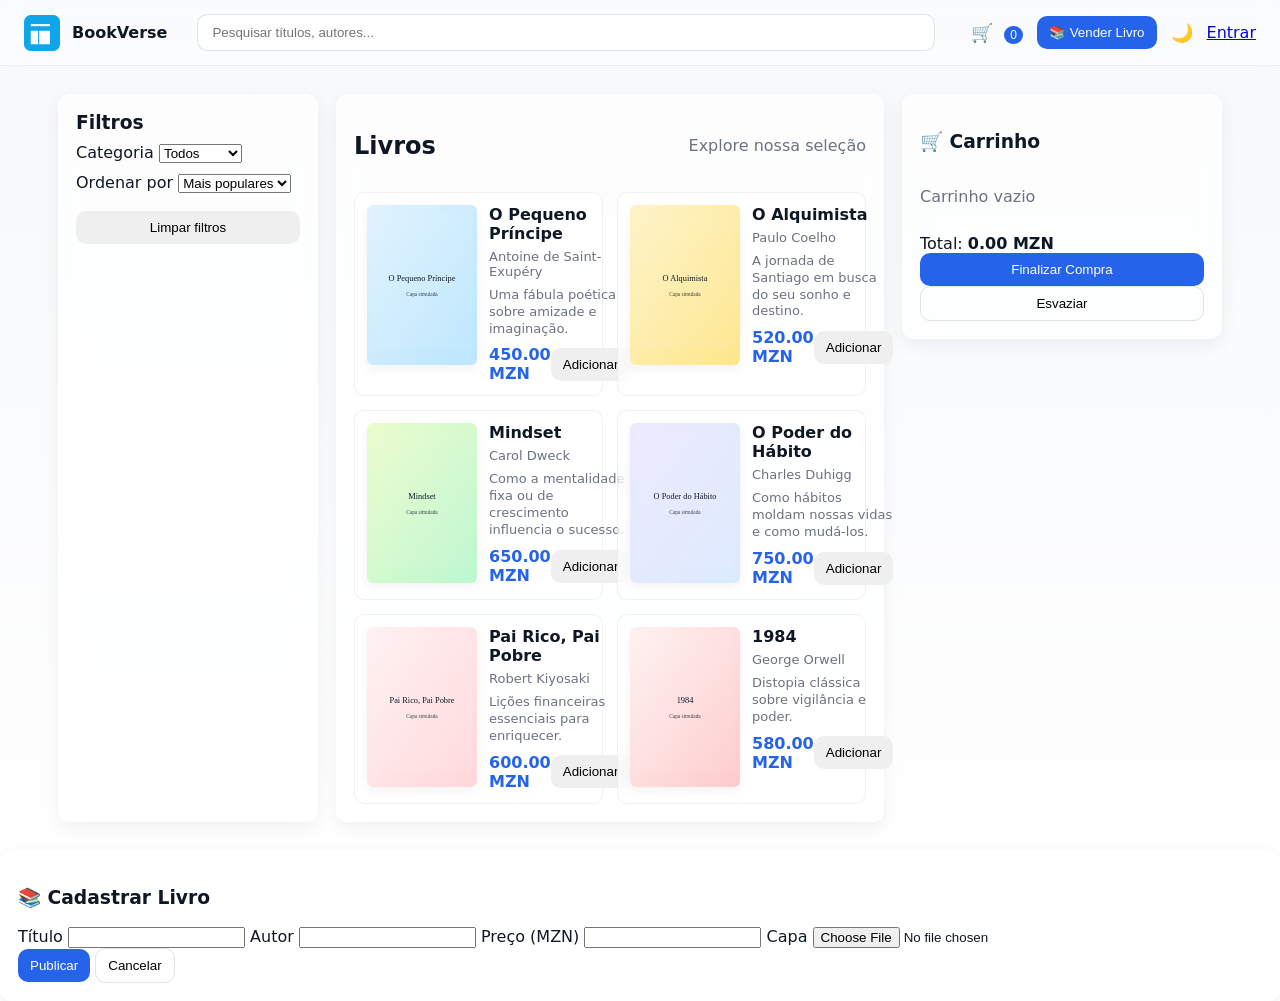
<file: index.html>
<!doctype html>
<html lang="pt">
<head>
  <meta charset="utf-8" />
  <meta name="viewport" content="width=device-width,initial-scale=1" />
  <title>BookVerse — Livraria Digital</title>
  <link rel="stylesheet" href="styles/style.css">
</head>
<body>
  <header class="topbar">
    <div class="brand">
      <img src="assets/icons/logo.svg" alt="logo" class="logo"> 
      <span>BookVerse</span>
    </div>
    <div class="search-wrap">
      <input id="searchInput" placeholder="Pesquisar títulos, autores..." />
    </div>
    <div class="actions">
      <button id="btnCart" class="icon-btn">🛒 
        <span id="badge" class="badge hidden">0</span>
      </button>
      <button id="btnSell" class="btn primary">📚 Vender Livro</button>
      <button id="btnToggleTheme" class="icon-btn">🌙</button>
      <a href="login.html" class="link-btn">Entrar</a>
    </div>
  </header>

  <main class="container">
    <aside class="filters card">
      <h3>Filtros</h3>
      <div class="filter-group">
        <label>Categoria</label>
        <select id="filterCategory">
          <option value="all">Todos</option>
          <option value="business">Negócios</option>
          <option value="selfhelp">Autoajuda</option>
          <option value="fiction">Ficção</option>
        </select>
      </div>
      <div class="filter-group">
        <label>Ordenar por</label>
        <select id="sortBy">
          <option value="popular">Mais populares</option>
          <option value="price_asc">Preço: menor</option>
          <option value="price_desc">Preço: maior</option>
        </select>
      </div>
      <div style="margin-top:18px">
        <button id="btnClearFilters" class="btn full">Limpar filtros</button>
      </div>
    </aside>

    <section class="catalog card">
      <div class="catalog-header">
        <h2>Livros</h2>
        <p class="muted" id="catalogSubtitle">Explore nossa seleção</p>
      </div>
      <div id="booksGrid" class="grid"></div>
    </section>

    <aside class="cart card" id="cartPanel">
      <h3>🛒 Carrinho</h3>
      <div id="cartList" class="cart-list"></div>
      <div class="cart-footer">
        <div class="total">Total: <strong id="cartTotal">0.00 MZN</strong></div>
        <div class="cart-actions">
          <button id="btnCheckout" class="btn primary full">Finalizar Compra</button>
          <button id="btnEmpty" class="btn outline full">Esvaziar</button>
        </div>
      </div>
    </aside>
  </main>

  <!-- Modal de Venda -->
  <div id="sellModal" class="modal hidden">
    <div class="modal-content card">
      <h3>📚 Cadastrar Livro</h3>
      <form id="sellForm">
        <label>Título</label>
        <input type="text" id="sellTitle" required>
        
        <label>Autor</label>
        <input type="text" id="sellAuthor" required>
        
        <label>Preço (MZN)</label>
        <input type="number" id="sellPrice" required>
        
        <label>Capa</label>
        <input type="file" id="sellCover" accept="image/*">
        
        <div class="modal-actions">
          <button type="submit" class="btn primary">Publicar</button>
          <button type="button" id="btnCloseModal" class="btn outline">Cancelar</button>
        </div>
      </form>
    </div>
  </div>

  <template id="bookTpl">
    <article class="book-card">
      <img class="cover" src="" alt="capa">
      <div class="info">
        <h4 class="title"></h4>
        <p class="author muted"></p>
        <p class="desc muted small"></p>
        <div class="meta">
          <span class="price"></span>
          <button class="btn add">Adicionar</button>
        </div>
      </div>
    </article>
  </template>

  <script type="module" src="scripts/main.js"></script>
</body>
</html>
</file>
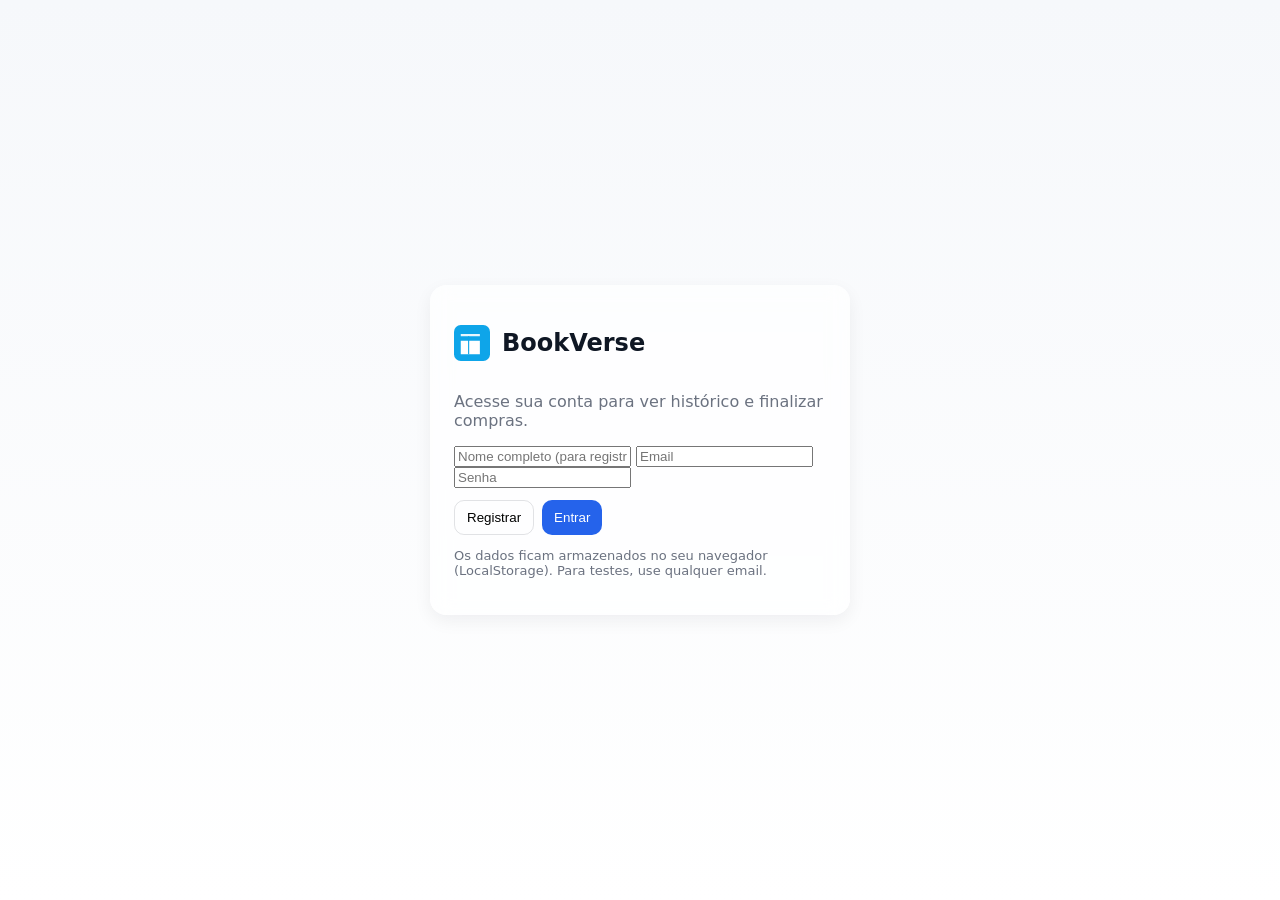
<file: login.html>
<!doctype html>
<html lang="pt">
<head>
  <meta charset="utf-8" />
  <meta name="viewport" content="width=device-width,initial-scale=1" />
  <title>Entrar — BookVerse</title>
  <link rel="stylesheet" href="styles/style.css">
</head>
<body>
  <main class="auth-page">
    <section class="auth-card card">
      <div class="auth-brand"><img src="assets/icons/logo.svg" alt="logo" class="logo"><h2>BookVerse</h2></div>
      <p class="muted">Acesse sua conta para ver histórico e finalizar compras.</p>

      <input id="name" placeholder="Nome completo (para registrar)" />
      <input id="email" placeholder="Email" type="email" />
      <input id="password" placeholder="Senha" type="password" />

      <div class="row">
        <button id="btnRegister" class="btn outline">Registrar</button>
        <button id="btnLogin" class="btn primary">Entrar</button>
      </div>

      <p class="muted small">Os dados ficam armazenados no seu navegador (LocalStorage). Para testes, use qualquer email.</p>
    </section>
  </main>

  <script type="module" src="scripts/auth.js"></script>
</body>
</html>
</file>
<file: styles/style.css>
:root{
  --bg:#f6f8fb;
  --card:#ffffff;
  --muted:#6b7280;
  --text:#0f1724;
  --accent:#0ea5e9;
  --accent-2:#2563eb;
  --glass: rgba(255,255,255,0.7);
  --radius:12px;
  --shadow: 0 6px 18px rgba(16,24,40,0.06);
  --soft-shadow: 0 4px 12px rgba(16,24,40,0.05);
}

body.dark{
  --bg:#000000;
  --card:#0d0d0d;
  --muted:#b2b2b2;
  --text:#ffffff;
  --glass: rgba(255,255,255,0.05);
}

*{box-sizing:border-box;}

body{
  margin:0;
  font-family:Inter, ui-sans-serif, system-ui, -apple-system, "Segoe UI", Roboto, "Helvetica Neue", Arial;
  background:linear-gradient(180deg,var(--bg),#ffffff), url("https://images.unsplash.com/photo-1522199710521-72d69614c702?auto=format&fit=crop&w=1600&q=80");
  background-size:cover;
  background-attachment:fixed;
  background-repeat:no-repeat;
  background-position:center;
  color:var(--text);
  -webkit-font-smoothing:antialiased;
  -moz-osx-font-smoothing:grayscale;
  min-height:100vh;
}

.topbar{
  position:sticky; top:0;
  display:flex; align-items:center; justify-content:space-between;
  gap:12px;
  padding:14px 24px;
  backdrop-filter: blur(10px);
  background: rgba(255,255,255,0.45);
  border-bottom:1px solid rgba(16,24,40,0.06);
  transition: background 0.3s ease;
}

.topbar:hover{
  background: rgba(255,255,255,0.65);
}

.brand{display:flex;align-items:center;gap:12px;font-weight:600}
.logo{width:36px;height:36px;transition:transform .3s}
.logo:hover{transform:rotate(8deg) scale(1.05)}

.search-wrap{flex:1;margin:0 18px}
.search-wrap input{
  width:100%;padding:10px 14px;border-radius:10px;
  border:1px solid rgba(16,24,40,0.12);
  background:rgba(255,255,255,0.4);
  backdrop-filter:blur(6px);
  transition:border .3s, background .3s;
}
.search-wrap input:focus{
  background:white;
  border:1px solid var(--accent-2);
  outline:none;
}

.actions{display:flex;align-items:center;gap:8px}
.icon-btn{
  background:transparent;border:none;font-size:18px;cursor:pointer;
  position:relative;padding:6px;border-radius:8px;
  transition:background .2s;
}
.icon-btn:hover{background:rgba(255,255,255,0.4)}
.badge{background:var(--accent-2);color:white;padding:2px 6px;border-radius:999px;font-size:12px;margin-left:6px}

.container{
  max-width:1200px;margin:28px auto;padding:0 18px;
  display:grid;grid-template-columns:260px 1fr 320px;gap:18px;
}

.card{
  background:var(--glass);
  border-radius:var(--radius);
  box-shadow:var(--shadow);
  padding:18px;
  backdrop-filter:blur(12px);
  transition:transform .25s, box-shadow .25s;
}
.card:hover{
  transform:translateY(-3px);
  box-shadow:0 10px 22px rgba(16,24,40,0.12);
}

.filters h3{margin:0 0 8px 0}
.filter-group{margin:10px 0}

.btn{
  padding:9px 12px;border-radius:10px;border:none;cursor:pointer;
  transition:background .2s, transform .2s;
}
.btn.primary{background:var(--accent-2);color:white}
.btn.primary:hover{background:#1e4fd1;transform:scale(1.03)}
.btn.outline{background:transparent;border:1px solid rgba(16,24,40,0.12)}
.btn.full{width:100%}

.catalog-header{display:flex;align-items:center;justify-content:space-between}
.muted{color:var(--muted)}

.grid{
  display:grid;
  grid-template-columns:repeat(auto-fill,minmax(220px,1fr));
  gap:14px;margin-top:12px;
}

.book-card{
  display:flex;gap:12px;align-items:flex-start;
  padding:12px;border-radius:10px;border:1px solid rgba(16,24,40,0.06);
  background:rgba(255,255,255,0.55);
  backdrop-filter:blur(8px);
  transition:transform .25s, box-shadow .25s;
}
.book-card:hover{
  transform:translateY(-4px);
  box-shadow:var(--soft-shadow);
}

.cover{
  width:110px;height:160px;object-fit:cover;border-radius:6px;
  box-shadow:var(--soft-shadow);
  transition:transform .25s;
}
.cover:hover{transform:scale(1.05)}

.info{flex:1}
.title{margin:0;font-size:16px;font-weight:600}
.author{margin:6px 0 0 0;font-size:13px}
.desc{margin:8px 0;font-size:13px;line-height:1.3}

.meta{display:flex;align-items:center;justify-content:space-between;margin-top:8px}
.price{font-weight:700;color:var(--accent-2)}

.cart{position:sticky;top:84px;height:fit-content}
.cart-list{max-height:420px;overflow:auto}
.cart-item{display:flex;justify-content:space-between;align-items:center;padding:10px 6px;border-bottom:1px solid rgba(16,24,40,0.06)}
.cart-footer{margin-top:12px}

.auth-page{min-height:100vh;display:flex;align-items:center;justify-content:center;padding:20px}
.auth-card{width:420px;text-align:left;background:var(--glass);backdrop-filter:blur(10px);padding:24px;border-radius:16px;box-shadow:var(--shadow)}
.auth-brand{display:flex;align-items:center;gap:12px}
.row{display:flex;gap:8px;margin-top:12px}
.small{font-size:13px}

@media (max-width:980px){
  .container{grid-template-columns:1fr;gap:12px;padding:12px}
  .cart{order:3}
  .filters{order:3}
}
</file>
